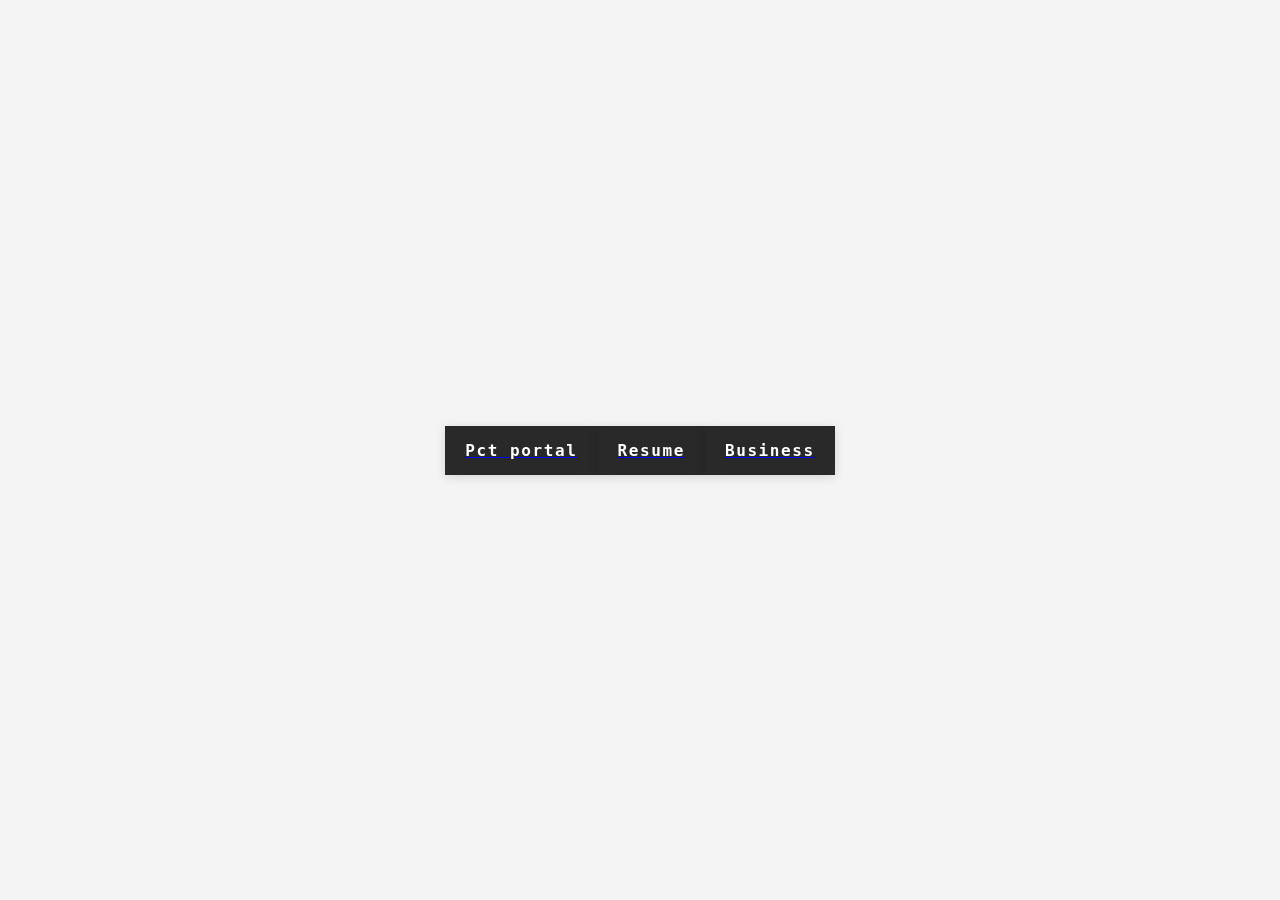
<file: Index.html>
<!DOCTYPE html>
<html lang="en">
<head>
    <meta charset="UTF-8">
    <meta name="viewport" content="width=device-width, initial-scale=1.0">
    <title>Homepage

    </title>
    <link rel="stylesheet" href="Index.css">
</head>
<body>
   
   
   
   
   
   
   
   
     <a href="https://sims.pctdavao.edu.ph/">
<button class="ui-btn">
  <span>
    Pct portal
  </span>
</button>
</a>


 


<a href="Resume.html">
<button class="ui-btn">
  <span>
    Resume
  </span>
</button>

</a>










<a href="Business.html">
<button class="ui-btn">
  <span>
    Business
  </span>
</button>

</a> 









</body>
</html>
</file>
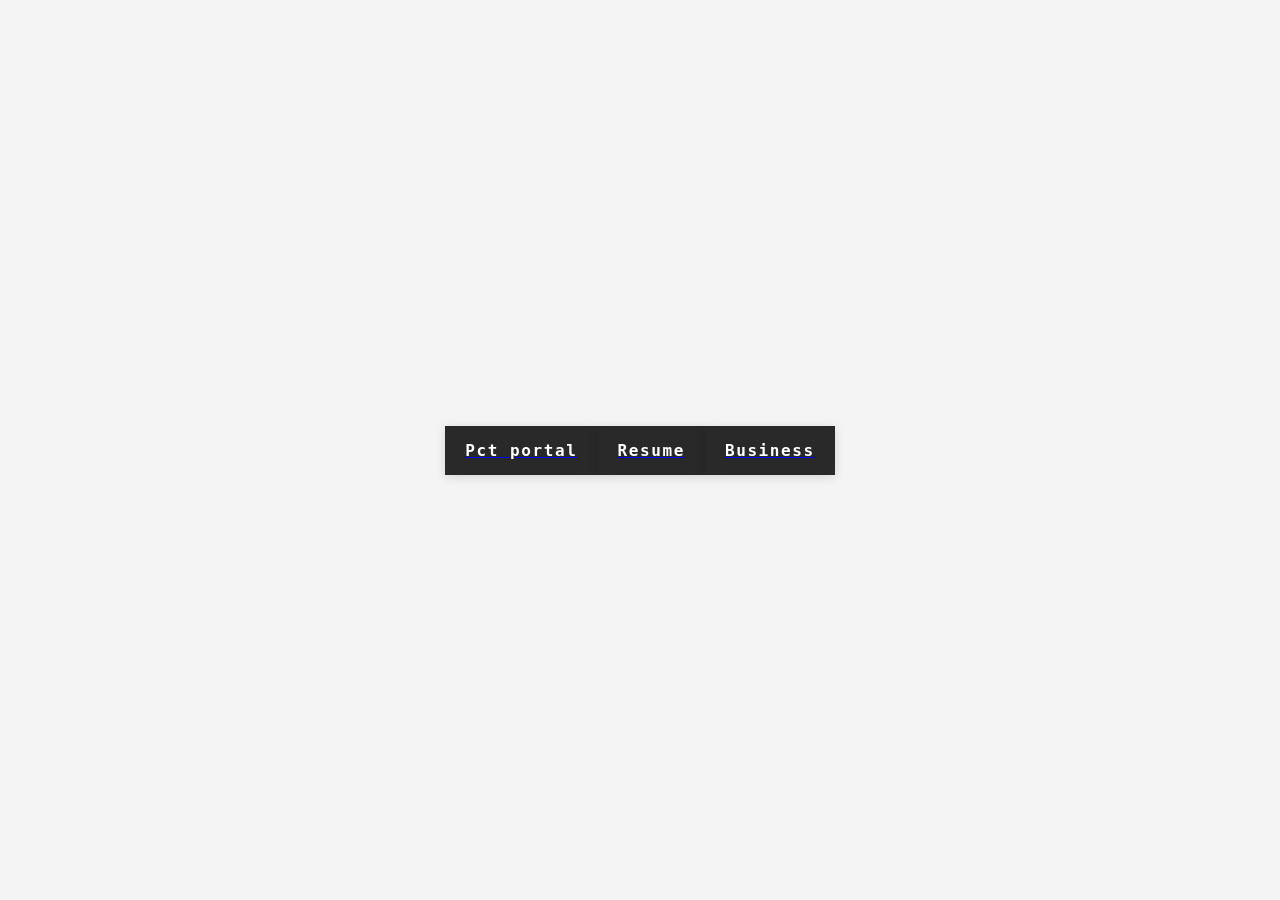
<file: index.html>
<!DOCTYPE html>
<html lang="en">
<head>
    <meta charset="UTF-8">
    <meta name="viewport" content="width=device-width, initial-scale=1.0">
    <title>Homepage

    </title>
    <link rel="stylesheet" href="index.css">
</head>
<body>
   
   
   
   
   
   
   
   
     <a href="https://sims.pctdavao.edu.ph/">
<button class="ui-btn">
  <span>
    Pct portal
  </span>
</button>
</a>


 


<a href="Resume.html">
<button class="ui-btn">
  <span>
    Resume
  </span>
</button>

</a>










<a href="Business.html">
<button class="ui-btn">
  <span>
    Business
  </span>
</button>

</a> 









</body>
</html>
</file>
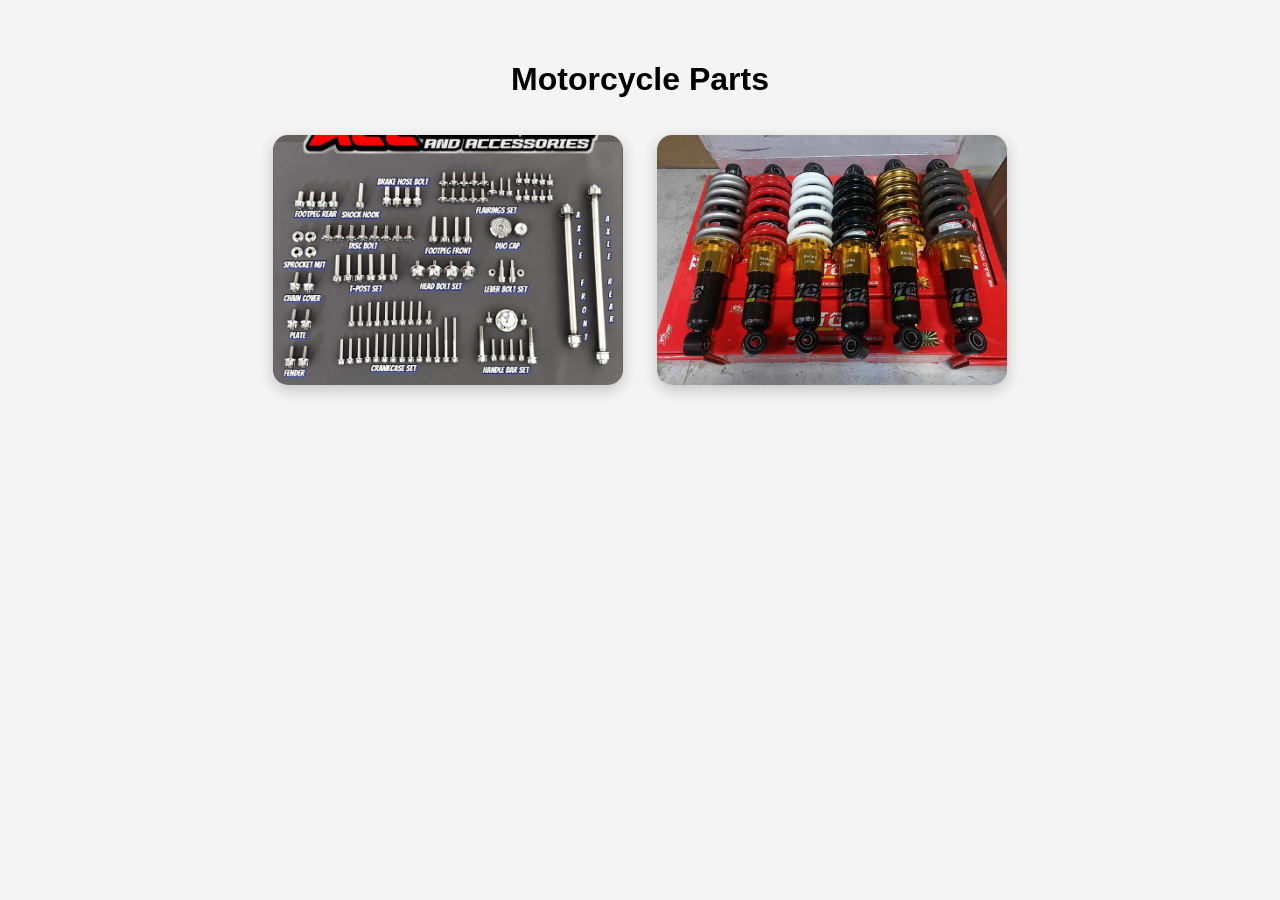
<file: Business.html>
<!DOCTYPE html>
<html lang="en">
<head>
    <meta charset="UTF-8">
    <meta name="viewport" content="width=device-width, initial-scale=1.0">
    <title>Business</title>
    <link rel="stylesheet" href="Business.css">
</head>
<body>

    <h1>Motorcycle Parts</h1>
<img src="image 1.jpg" alt="">
<img src="image 2.jpg" alt="">









</body>
</html>
</file>
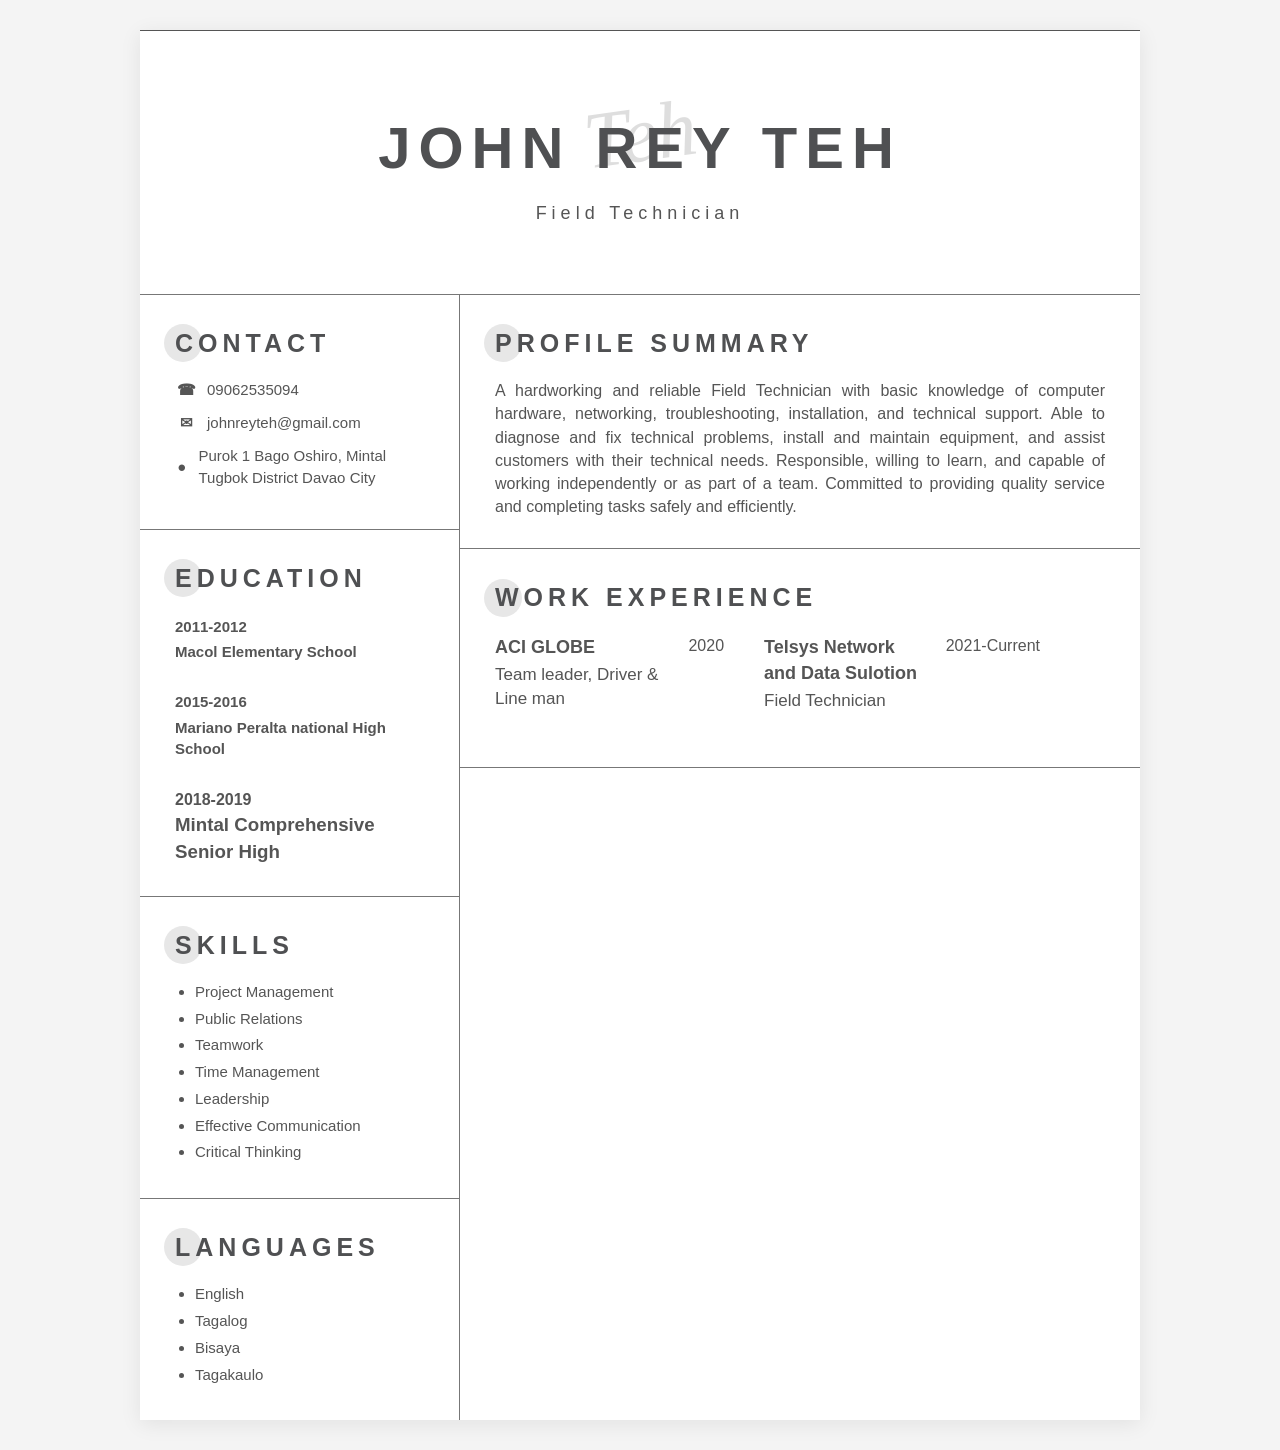
<file: Resume.html>
<!DOCTYPE html>
<html lang="en">
<head>
  <meta charset="UTF-8">
  <meta name="viewport" content="width=device-width, initial-scale=1.0">
  <title>John Rey Teh- Resume</title>
  <link rel="stylesheet" href="Resume.css">
</head>
<body>
  <main class="resume">

    <header class="header">
      <h1>JOHN REY TEH </h1>
      <p class="job-title">Field Technician</p>
      <div class="signature">Teh</div>
    </header>

    <div class="content">

      <aside class="sidebar">

        <section>
          <h2>CONTACT</h2>
          <ul class="contact-list">
            <li><span>☎</span> 09062535094</li>
            <li><span>✉</span> johnreyteh@gmail.com</li>
            <li><span>●</span> Purok 1 Bago Oshiro, Mintal Tugbok District Davao City</li>
            
          </ul>
        </section>

        <section>
          <h2>EDUCATION</h2>
          <div class="education-item">
            <strong>2011-2012</strong>
            <h3>Macol Elementary School</h3>
            <p></p>
          </div>

          <div class="education-item">
            <strong>2015-2016</strong>
            <h3>Mariano Peralta national High School</h3>
          </div>
          <div>
            <strong> 2018-2019</strong>
            <h3>Mintal Comprehensive Senior High </h3>


          </div>
        </section>

        <section>
          <h2>SKILLS</h2>
          <ul class="bullet-list">
            <li>Project Management</li>
            <li>Public Relations</li>
            <li>Teamwork</li>
            <li>Time Management</li>
            <li>Leadership</li>
            <li>Effective Communication</li>
            <li>Critical Thinking</li>
          </ul>
        </section>

        <section>
          <h2>LANGUAGES</h2>
          <ul class="bullet-list">
            <li>English</li>
            <li>Tagalog</li>
            <li>Bisaya</li>
            <li>Tagakaulo</li>
          </ul>
        </section>

      </aside>

      <section class="main-content">

        <section class="profile">
          <h2>PROFILE SUMMARY</h2>
          <p>
           

        A hardworking and reliable Field Technician with basic
        knowledge of computer hardware, networking, troubleshooting,
        installation, and technical support. Able to diagnose and fix 
        technical problems, install and maintain equipment, and assist 
        customers with their technical needs. Responsible, willing to learn,
        and capable of working independently or as part of a team. Committed
         to providing quality service and completing tasks safely and
        efficiently.

          </p>
        </section>

        <section class="experience">
          <h2>WORK EXPERIENCE</h2>

          <article class="job">
            <div class="job-heading">
              <div>
                <h3>ACI GLOBE </h3>
                <p>Team leader, Driver &amp; Line man</p>
              </div>
              <span>2020</span><Br>
            </Br>
             <div class="job-heading">
              <div>
                <h3>Telsys Network and Data Sulotion </h3>
                <p>Field Technician</p>
              </div>
              <span>2021-Current</span><Br>
            </Br>


         
            
            <ul>
              
             </article>

        
        </section>
      </section>
    </div>
  </main>
</body>
</html>
</file>
<file: Index.css>
/* From Uiverse.io by Galahhad */ 
.ui-btn {
  --btn-default-bg: rgb(41, 41, 41);
  --btn-padding: 15px 20px;
  --btn-hover-bg: rgb(51, 51, 51);
  --btn-transition: .3s;
  --btn-letter-spacing: .1rem;
  --btn-animation-duration: 1.2s;
  --btn-shadow-color: rgba(0, 0, 0, 0.137);
  --btn-shadow: 0 2px 10px 0 var(--btn-shadow-color);
  --hover-btn-color: #FAC921;
  --default-btn-color: #fff;
  --font-size: 16px;
  /* 👆 this field should not be empty */
  --font-weight: 600;
  --font-family: Menlo,Roboto Mono,monospace;
  /* 👆 this field should not be empty */
}

/* button settings 👆 */

.ui-btn {
  box-sizing: border-box;
  padding: var(--btn-padding);
  display: flex;
  align-items: center;
  justify-content: center;
  color: var(--default-btn-color);
  font: var(--font-weight) var(--font-size) var(--font-family);
  background: var(--btn-default-bg);
  border: none;
  cursor: pointer;
  transition: var(--btn-transition);
  overflow: hidden;
  box-shadow: var(--btn-shadow);
}

.ui-btn span {
  letter-spacing: var(--btn-letter-spacing);
  transition: var(--btn-transition);
  box-sizing: border-box;
  position: relative;
  background: inherit;
}

.ui-btn span::before {
  box-sizing: border-box;
  position: absolute;
  content: "";
  background: inherit;
}

.ui-btn:hover, .ui-btn:focus {
  background: var(--btn-hover-bg);
}

.ui-btn:hover span, .ui-btn:focus span {
  color: var(--hover-btn-color);
}

.ui-btn:hover span::before, .ui-btn:focus span::before {
  animation: chitchat linear both var(--btn-animation-duration);
}

@keyframes chitchat {
  0% {
    content: "#";
  }

  5% {
    content: ".";
  }

  10% {
    content: "^{";
  }

  15% {
    content: "-!";
  }

  20% {
    content: "#$_";
  }

  25% {
    content: "№:0";
  }

  30% {
    content: "#{+.";
  }

  35% {
    content: "@}-?";
  }

  40% {
    content: "?{4@%";
  }

  45% {
    content: "=.,^!";
  }

  50% {
    content: "?2@%";
  }

  55% {
    content: "\;1}]";
  }

  60% {
    content: "?{%:%";
    right: 0;
  }

  65% {
    content: "|{f[4";
    right: 0;
  }

  70% {
    content: "{4%0%";
    right: 0;
  }

  75% {
    content: "'1_0<";
    right: 0;
  }

  80% {
    content: "{0%";
    right: 0;
  }

  85% {
    content: "]>'";
    right: 0;
  }

  90% {
    content: "4";
    right: 0;
  }

  95% {
    content: "2";
    right: 0;
  }

  100% {
    content: "";
    right: 0;
  }
}



/* Reset */
* {
    margin: 0;
    padding: 0;
    box-sizing: border-box;
}

/* Center everything */
body {
    min-height: 100vh;
    display: flex;
    justify-content: center;
    align-items: center;
    background-color: #f4f4f4;
    font-family: Arial, sans-serif;
}

/* Navigation box */
nav {
    display: flex;
    flex-direction: column;
    align-items: center;
    gap: 10px;
}

/* Navigation links */
nav a {
    display: block;
    padding: 18px 35px;
    background-color: #292929;
    color: white;
    text-decoration: none;
    font-size: 18px;
    font-weight: bold;
    border-radius: 5px;
    transition: 0.3s;
}

/* Hover effect */
nav a:hover {
    background-color: #444;
    color: #ffc400;
    transform: scale(1.05);
}
</file>
<file: index.css>
/* From Uiverse.io by Galahhad */ 
.ui-btn {
  --btn-default-bg: rgb(41, 41, 41);
  --btn-padding: 15px 20px;
  --btn-hover-bg: rgb(51, 51, 51);
  --btn-transition: .3s;
  --btn-letter-spacing: .1rem;
  --btn-animation-duration: 1.2s;
  --btn-shadow-color: rgba(0, 0, 0, 0.137);
  --btn-shadow: 0 2px 10px 0 var(--btn-shadow-color);
  --hover-btn-color: #FAC921;
  --default-btn-color: #fff;
  --font-size: 16px;
  /* 👆 this field should not be empty */
  --font-weight: 600;
  --font-family: Menlo,Roboto Mono,monospace;
  /* 👆 this field should not be empty */
}

/* button settings 👆 */

.ui-btn {
  box-sizing: border-box;
  padding: var(--btn-padding);
  display: flex;
  align-items: center;
  justify-content: center;
  color: var(--default-btn-color);
  font: var(--font-weight) var(--font-size) var(--font-family);
  background: var(--btn-default-bg);
  border: none;
  cursor: pointer;
  transition: var(--btn-transition);
  overflow: hidden;
  box-shadow: var(--btn-shadow);
}

.ui-btn span {
  letter-spacing: var(--btn-letter-spacing);
  transition: var(--btn-transition);
  box-sizing: border-box;
  position: relative;
  background: inherit;
}

.ui-btn span::before {
  box-sizing: border-box;
  position: absolute;
  content: "";
  background: inherit;
}

.ui-btn:hover, .ui-btn:focus {
  background: var(--btn-hover-bg);
}

.ui-btn:hover span, .ui-btn:focus span {
  color: var(--hover-btn-color);
}

.ui-btn:hover span::before, .ui-btn:focus span::before {
  animation: chitchat linear both var(--btn-animation-duration);
}

@keyframes chitchat {
  0% {
    content: "#";
  }

  5% {
    content: ".";
  }

  10% {
    content: "^{";
  }

  15% {
    content: "-!";
  }

  20% {
    content: "#$_";
  }

  25% {
    content: "№:0";
  }

  30% {
    content: "#{+.";
  }

  35% {
    content: "@}-?";
  }

  40% {
    content: "?{4@%";
  }

  45% {
    content: "=.,^!";
  }

  50% {
    content: "?2@%";
  }

  55% {
    content: "\;1}]";
  }

  60% {
    content: "?{%:%";
    right: 0;
  }

  65% {
    content: "|{f[4";
    right: 0;
  }

  70% {
    content: "{4%0%";
    right: 0;
  }

  75% {
    content: "'1_0<";
    right: 0;
  }

  80% {
    content: "{0%";
    right: 0;
  }

  85% {
    content: "]>'";
    right: 0;
  }

  90% {
    content: "4";
    right: 0;
  }

  95% {
    content: "2";
    right: 0;
  }

  100% {
    content: "";
    right: 0;
  }
}



/* Reset */
* {
    margin: 0;
    padding: 0;
    box-sizing: border-box;
}

/* Center everything */
body {
    min-height: 100vh;
    display: flex;
    justify-content: center;
    align-items: center;
    background-color: #f4f4f4;
    font-family: Arial, sans-serif;
}

/* Navigation box */
nav {
    display: flex;
    flex-direction: column;
    align-items: center;
    gap: 10px;
}

/* Navigation links */
nav a {
    display: block;
    padding: 18px 35px;
    background-color: #292929;
    color: white;
    text-decoration: none;
    font-size: 18px;
    font-weight: bold;
    border-radius: 5px;
    transition: 0.3s;
}

/* Hover effect */
nav a:hover {
    background-color: #444;
    color: #ffc400;
    transform: scale(1.05);
}
</file>
<file: Business.css>
/* General page style */
body {
    margin: 0;
    padding: 40px;
    font-family: Arial, sans-serif;
    background-color: #f4f4f4;
    text-align: center;
}

/* Image container style */
img {
    width: 350px;
    height: 250px;
    object-fit: cover;
    margin: 15px;
    border-radius: 15px;
    box-shadow: 0 5px 15px rgba(0, 0, 0, 0.2);
    transition: transform 0.3s ease;
}

/* Image hover effect */
img:hover {
    transform: scale(1.05);
}
</file>
<file: Resume.css>
* {
  box-sizing: border-box;
  margin: 0;
  padding: 0;
}

body {
  background: #f4f4f4;
  color: #555;
  font-family: Arial, Helvetica, sans-serif;
  line-height: 1.45;
  padding: 30px;
}

.resume {
  width: 100%;
  max-width: 1000px;
  margin: auto;
  background: #fff;
  box-shadow: 0 4px 20px rgba(0, 0, 0, 0.08);
}

.header {
  position: relative;
  min-height: 265px;
  padding: 75px 40px 50px;
  text-align: center;
  border-top: 1px solid #555;
  border-bottom: 1px solid #777;
  overflow: hidden;
}

.header h1 {
  position: relative;
  z-index: 2;
  color: #4f5052;
  font-size: clamp(38px, 5vw, 58px);
  font-weight: 600;
  letter-spacing: 8px;
}

.job-title {
  position: relative;
  z-index: 2;
  margin-top: 10px;
  color: #555;
  font-size: 18px;
  letter-spacing: 5px;
}

.signature {
  position: absolute;
  left: 50%;
  top: 45px;
  transform: translateX(-50%) rotate(-8deg);
  color: #d7d7d7;
  font-family: "Brush Script MT", cursive;
  font-size: 80px;
  font-style: italic;
  opacity: 0.8;
  z-index: 1;
}

.content {
  display: grid;
  grid-template-columns: 32% 68%;
}

.sidebar {
  border-right: 1px solid #777;
}

.sidebar section,
.main-content > section {
  padding: 30px 35px;
  border-bottom: 1px solid #777;
}

.sidebar section:last-child {
  border-bottom: 0;
}

h2 {
  position: relative;
  display: flex;
  align-items: center;
  color: #4f5052;
  font-size: 25px;
  letter-spacing: 5px;
  margin-bottom: 18px;
  font-weight: 700;
}

h2::before {
  content: "";
  width: 38px;
  height: 38px;
  background: #e7e7e7;
  border-radius: 50%;
  position: absolute;
  left: -11px;
  z-index: 0;
}

h2 {
  padding-left: 0;
}

h2::after {
  content: "";
}

h2 {
  z-index: 1;
}

h2 {
  isolation: isolate;
}

h2::before {
  z-index: -1;
}

.contact-list,
.bullet-list {
  list-style: none;
}

.contact-list li {
  display: flex;
  align-items: center;
  gap: 10px;
  margin: 11px 0;
  font-size: 15px;
}

.contact-list span {
  width: 22px;
  text-align: center;
  color: #555;
  font-weight: bold;
}

.education-item {
  margin-bottom: 28px;
}

.education-item:last-child {
  margin-bottom: 0;
}

.education-item strong {
  font-size: 15px;
  color: #555;
}

.education-item h3 {
  margin: 3px 0 8px;
  font-size: 15px;
  color: #555;
}

.education-item p,
.bullet-list li {
  font-size: 15px;
  margin: 5px 0;
}

.bullet-list {
  list-style: disc;
  padding-left: 20px;
}

.main-content {
  min-width: 0;
}

.profile p {
  font-size: 16px;
  text-align: justify;
}

.job {
  margin-bottom: 40px;
}

.job:last-child {
  margin-bottom: 0;
}

.job-heading {
  display: flex;
  justify-content: space-between;
  gap: 20px;
  margin-bottom: 12px;
}

.job-heading h3 {
  color: #555;
  font-size: 18px;
}

.job-heading p {
  font-size: 17px;
  margin-top: 3px;
}

.job-heading > span {
  flex-shrink: 0;
  font-size: 16px;
  white-space: nowrap;
}

.job ul {
  padding-left: 25px;
}

.job li {
  padding-left: 5px;
  margin: 6px 0;
  font-size: 15.5px;
  text-align: justify;
}

@media (max-width: 750px) {
  body {
    padding: 10px;
  }

  .header {
    min-height: 210px;
    padding: 55px 20px 35px;
  }

  .header h1 {
    font-size: 34px;
    letter-spacing: 5px;
  }

  .job-title {
    font-size: 13px;
    letter-spacing: 3px;
  }

  .signature {
    font-size: 60px;
    top: 35px;
  }

  .content {
    grid-template-columns: 1fr;
  }

  .sidebar {
    border-right: 0;
  }

  .sidebar section,
  .main-content > section {
    padding: 25px;
  }

  .job-heading {
    flex-direction: column;
    gap: 2px;
  }

  .job-heading > span {
    order: -1;
  }
}

@media print {
  body {
    background: #fff;
    padding: 0;
  }

  .resume {
    box-shadow: none;
    max-width: none;
  }
}
</file>
